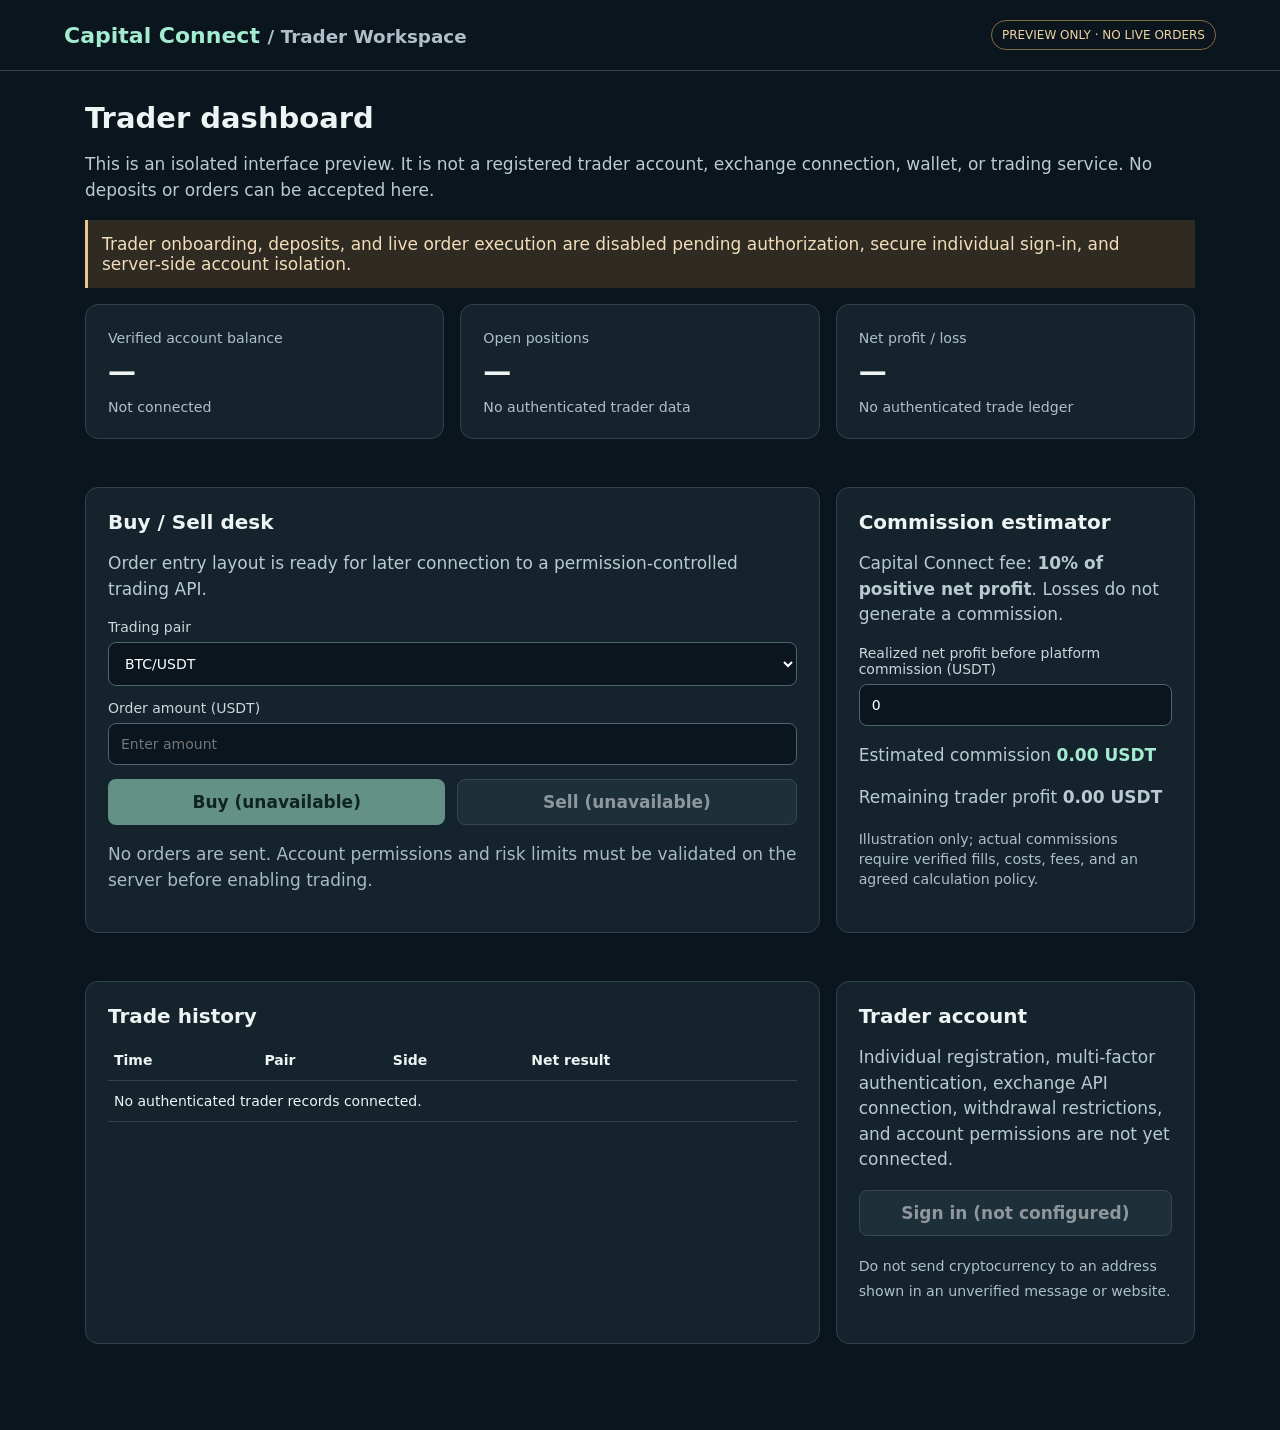
<file: trader_preview/index.html>
<!doctype html>
<html lang="en"><head><meta charset="utf-8"><meta name="viewport" content="width=device-width,initial-scale=1"><meta name="robots" content="noindex,nofollow"><title>Capital Connect | Trader Workspace Preview</title>
<style>
:root{font:17px system-ui,-apple-system,sans-serif;color:#edf4f3;background:#0b151d}*{box-sizing:border-box}body{margin:0}header{padding:20px max(20px,5vw);border-bottom:1px solid #30424b;display:flex;justify-content:space-between;align-items:center;gap:16px}h1{font-size:29px;margin:0 0 8px}h2{font-size:20px;margin:0 0 12px}p{color:#b9cbd0;line-height:1.5}small{color:#afc0c8}.brand{font-size:22px;font-weight:700;color:#a4ecd0}.pill{border:1px solid #836d42;color:#f0d4a4;padding:7px 10px;border-radius:20px;font-size:12px}main{max-width:1150px;margin:auto;padding:30px 20px 70px}.grid{display:grid;grid-template-columns:repeat(3,minmax(0,1fr));gap:16px}.panel{background:#14232c;border:1px solid #30424b;border-radius:13px;padding:22px;margin:16px 0}.metric{font-size:28px;font-weight:700;margin:8px 0}.muted{color:#a9bbc2}label{display:block;margin:14px 0;font-size:14px;color:#c9d8dd}input,select,button{font:inherit;border-radius:8px;padding:12px;width:100%}input,select{background:#0b151d;border:1px solid #51636c;color:white;margin-top:7px}button{border:0;background:#a4ecd0;color:#10231d;font-weight:700;cursor:pointer}button:disabled{opacity:.55;cursor:not-allowed}.secondary{background:#263943;color:#f2f7f6;border:1px solid #53656e}.actions{display:flex;gap:12px}.actions>*{flex:1}.warning{padding:14px;border-left:3px solid #e8c58d;background:#302b22;color:#f1ddba}.positive{color:#a4ecd0}.error{color:#ffb0ab}.wide{grid-column:span 2}table{width:100%;border-collapse:collapse}td,th{text-align:left;padding:12px 6px;border-bottom:1px solid #33444d;font-size:14px}a{color:#a4ecd0}@media(max-width:720px){.grid{grid-template-columns:1fr}.wide{grid-column:auto}header{align-items:flex-start;flex-direction:column}.actions{flex-direction:column}}
</style></head><body><header><div class="brand">Capital Connect <small> / Trader Workspace</small></div><span class="pill">PREVIEW ONLY · NO LIVE ORDERS</span></header>
<main><h1>Trader dashboard</h1><p>This is an isolated interface preview. It is not a registered trader account, exchange connection, wallet, or trading service. No deposits or orders can be accepted here.</p>
<div class="warning">Trader onboarding, deposits, and live order execution are disabled pending authorization, secure individual sign-in, and server-side account isolation.</div>
<div class="grid">
<section class="panel"><small>Verified account balance</small><div class="metric">—</div><small>Not connected</small></section>
<section class="panel"><small>Open positions</small><div class="metric">—</div><small>No authenticated trader data</small></section>
<section class="panel"><small>Net profit / loss</small><div class="metric">—</div><small>No authenticated trade ledger</small></section>
<section class="panel wide"><h2>Buy / Sell desk</h2><p>Order entry layout is ready for later connection to a permission-controlled trading API.</p>
<label>Trading pair<select id="pair"><option>BTC/USDT</option><option>ETH/USDT</option><option>SOL/USDT</option><option>BNB/USDT</option></select></label>
<label>Order amount (USDT)<input id="amount" type="number" min="0" step="0.01" placeholder="Enter amount"></label>
<div class="actions"><button disabled>Buy (unavailable)</button><button disabled class="secondary">Sell (unavailable)</button></div>
<p id="order-message" class="muted" role="status">No orders are sent. Account permissions and risk limits must be validated on the server before enabling trading.</p></section>
<section class="panel"><h2>Commission estimator</h2><p>Capital Connect fee: <strong>10% of positive net profit</strong>. Losses do not generate a commission.</p>
<label>Realized net profit before platform commission (USDT)<input id="profit" type="number" step="0.01" value="0"></label>
<p>Estimated commission <strong id="fee" class="positive">0.00 USDT</strong></p><p>Remaining trader profit <strong id="remaining">0.00 USDT</strong></p><small>Illustration only; actual commissions require verified fills, costs, fees, and an agreed calculation policy.</small></section>
<section class="panel wide"><h2>Trade history</h2><table><thead><tr><th>Time</th><th>Pair</th><th>Side</th><th>Net result</th></tr></thead><tbody><tr><td colspan="4">No authenticated trader records connected.</td></tr></tbody></table></section>
<section class="panel"><h2>Trader account</h2><p>Individual registration, multi-factor authentication, exchange API connection, withdrawal restrictions, and account permissions are not yet connected.</p><button disabled class="secondary">Sign in (not configured)</button><p><small>Do not send cryptocurrency to an address shown in an unverified message or website.</small></p></section>
</div></main><script>
'use strict';const profit=document.getElementById('profit'),fee=document.getElementById('fee'),remaining=document.getElementById('remaining');
function recalc(){const n=Number(profit.value);if(!Number.isFinite(n)){fee.textContent='—';remaining.textContent='—';return;}const commission=Math.max(0,n)*.1;fee.textContent=commission.toFixed(2)+' USDT';remaining.textContent=(n-commission).toFixed(2)+' USDT';}
profit.addEventListener('input',recalc);recalc();
</script></body></html>
</file>
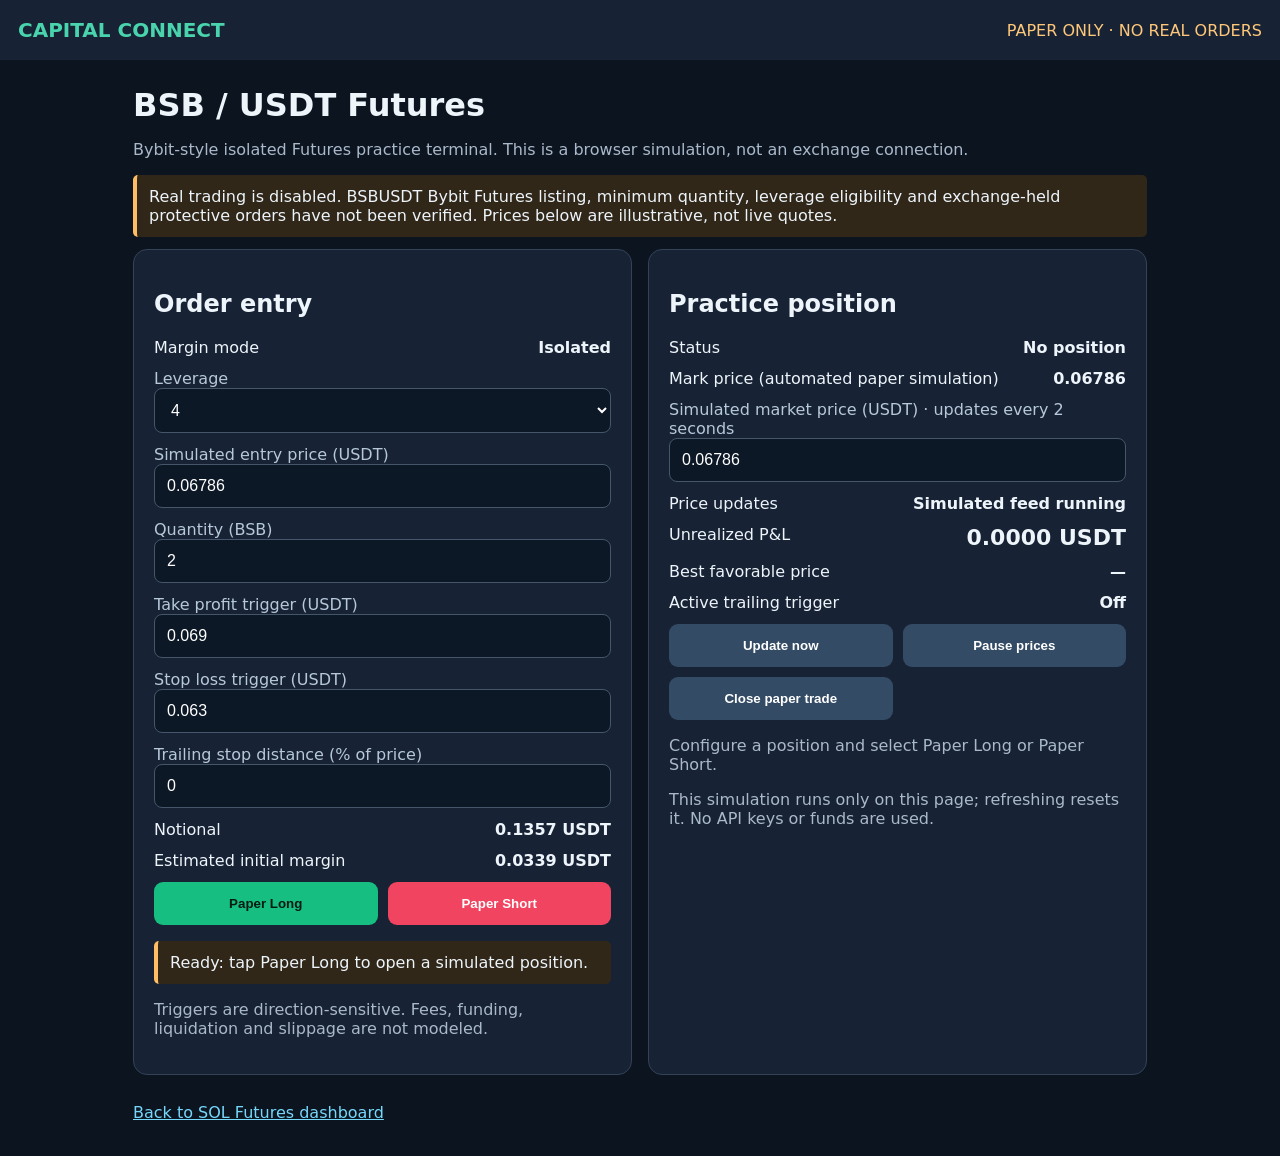
<file: bsb_futures_paper.html>
<!doctype html><html lang="en"><head><meta charset="utf-8"><meta name="viewport" content="width=device-width,initial-scale=1"><title>Capital Connect | BSB Futures</title><style>
:root{font-family:system-ui,sans-serif;color:#edf4fa;background:#0c1420}*{box-sizing:border-box}body{margin:0}header{padding:18px;background:#172335;display:flex;justify-content:space-between;align-items:center}header strong{font-size:20px;color:#49d4ad}main{max-width:1050px;margin:auto;padding:18px}.tag{color:#ffc779}h1{margin:8px 0}.sub{color:#aab9ca}.grid{display:grid;grid-template-columns:1fr 1fr;gap:16px}.panel{padding:20px;background:#172335;border:1px solid #334256;border-radius:14px;margin:12px 0}.row{display:flex;justify-content:space-between;gap:12px;margin:12px 0}.value{font-weight:750}input,select{width:100%;padding:12px;border:1px solid #45566b;border-radius:8px;background:#0d1826;color:white;font-size:16px}label{display:block;margin:12px 0;color:#b7c8da}button{border:0;border-radius:9px;padding:14px;font-weight:800;cursor:pointer}.actions{display:grid;grid-template-columns:1fr 1fr;gap:10px}.long{background:#17be82;color:#051b12}.short{background:#f04460;color:white}.neutral{background:#344b65;color:white}.warning{padding:12px;border-left:4px solid #ffbd64;background:#302719;border-radius:5px}.stat{font-size:22px;font-weight:800}a{color:#75d8fb}@media(max-width:720px){.grid{grid-template-columns:1fr}main{padding:12px}}</style></head><body><header><strong>CAPITAL CONNECT</strong><span class="tag">PAPER ONLY · NO REAL ORDERS</span></header><main><h1>BSB / USDT Futures</h1><p class="sub">Bybit-style isolated Futures practice terminal. This is a browser simulation, not an exchange connection.</p><div class="warning">Real trading is disabled. BSBUSDT Bybit Futures listing, minimum quantity, leverage eligibility and exchange-held protective orders have not been verified. Prices below are illustrative, not live quotes.</div><div class="grid"><section class="panel"><h2>Order entry</h2><div class="row"><span>Margin mode</span><strong>Isolated</strong></div><label>Leverage <select id="lev"><option>1</option><option>2</option><option>3</option><option selected>4</option></select></label><label>Simulated entry price (USDT)<input id="price" type="number" min="0.000001" step="0.00001" value="0.06786"></label><label>Quantity (BSB)<input id="qty" type="number" min="0.000001" step="1" value="2"></label><label>Take profit trigger (USDT)<input id="tp" type="number" min="0.000001" step="0.00001" value="0.069"></label><label>Stop loss trigger (USDT)<input id="sl" type="number" min="0.000001" step="0.00001" value="0.063"></label><label>Trailing stop distance (% of price)<input id="trail" type="number" min="0" max="50" step="0.1" value="0"></label><div class="row"><span>Notional</span><strong id="notional">—</strong></div><div class="row"><span>Estimated initial margin</span><strong id="margin">—</strong></div><div class="actions"><button class="long" id="long" type="button" onclick="window.ccEnterPaper && window.ccEnterPaper('Long')">Paper Long</button><button class="short" id="short" type="button" onclick="window.ccEnterPaper && window.ccEnterPaper('Short')">Paper Short</button></div><p id="button-feedback" class="warning" role="status" aria-live="polite">Loading paper order controls…</p><p class="sub">Triggers are direction-sensitive. Fees, funding, liquidation and slippage are not modeled.</p></section><section class="panel"><h2>Practice position</h2><div class="row"><span>Status</span><strong id="status">No position</strong></div><div class="row"><span>Mark price (automated paper simulation)</span><strong id="markLabel">—</strong></div><label>Simulated market price (USDT) · updates every 2 seconds<input id="mark" type="number" min="0.000001" step="0.00001" value="0.06786"></label><div class="row"><span>Price updates</span><strong id="feed-state">Starting simulated feed…</strong></div><div class="row"><span>Unrealized P&amp;L</span><span class="stat" id="pnl">0.0000 USDT</span></div><div class="row"><span>Best favorable price</span><strong id="best">—</strong></div><div class="row"><span>Active trailing trigger</span><strong id="trailing">Off</strong></div><div class="actions"><button class="neutral" id="update">Update now</button><button class="neutral" id="pause">Pause prices</button><button class="neutral" id="close">Close paper trade</button></div><p id="message" class="sub" role="status">Configure a position and select Paper Long or Paper Short.</p><p class="sub">This simulation runs only on this page; refreshing resets it. No API keys or funds are used.</p></section></div><p><a href="/">Back to SOL Futures dashboard</a></p></main><script>
const $=id=>document.getElementById(id),num=id=>Number($(id).value),fmt=n=>Number(n).toFixed(5),money=n=>Number(n).toFixed(4)+' USDT';let pos=null;
function totals(){const n=num('price')*num('qty');$('notional').textContent=money(n);$('margin').textContent=money(n/num('lev'))}['price','qty','lev'].forEach(id=>$(id).addEventListener('input',totals));totals();
function render(){const m=num('mark');$('markLabel').textContent=fmt(m);$('status').textContent=pos?pos.side+' (paper)':'No position';$('pnl').textContent=money(pos?(m-pos.entry)*pos.qty*(pos.side==='Long'?1:-1):0);$('best').textContent=pos?fmt(pos.best):'—';$('trailing').textContent=pos&&pos.trail>0?fmt(pos.side==='Long'?pos.best*(1-pos.trail/100):pos.best*(1+pos.trail/100)):'Off'}
function enter(side){$('button-feedback').textContent='Processing '+side+' paper order…';const entry=num('price'),qty=num('qty'),tp=num('tp'),sl=num('sl'),trail=num('trail');if(pos){$('message').textContent='Close the existing paper position first.';$('button-feedback').textContent='A paper position is already open.';return}if(![entry,qty,tp,sl].every(n=>Number.isFinite(n)&&n>0)||!Number.isFinite(trail)||trail<0||trail>50){$('message').textContent='Enter valid positive values.';$('button-feedback').textContent='Please correct the price, quantity or triggers.';return}if(side==='Long'&&!(sl<entry&&entry<tp)||side==='Short'&&!(tp<entry&&entry<sl)){$('message').textContent='For Long: SL < entry < TP. For Short: TP < entry < SL.';$('button-feedback').textContent='Invalid stop-loss/take-profit direction for '+side+'.';return}pos={side,entry,qty,tp,sl,trail,best:entry};$('mark').value=entry;$('message').textContent='Opened '+side+' paper position. Change simulated market price to test exits.';render();$('button-feedback').textContent='SUCCESS: '+side+' paper position opened. No exchange order placed.'}
function update(){if(!pos){render();return}const m=num('mark');if(!(m>0&&Number.isFinite(m))){$('message').textContent='Enter a valid simulated market price.';return}pos.best=pos.side==='Long'?Math.max(pos.best,m):Math.min(pos.best,m);const trail=pos.trail>0?(pos.side==='Long'?pos.best*(1-pos.trail/100):pos.best*(1+pos.trail/100)):null;let reason='';if(pos.side==='Long'){if(m<=pos.sl)reason='Stop loss';else if(m>=pos.tp)reason='Take profit';else if(trail!==null&&m<=trail)reason='Trailing stop'}else{if(m>=pos.sl)reason='Stop loss';else if(m<=pos.tp)reason='Take profit';else if(trail!==null&&m>=trail)reason='Trailing stop'}if(reason){const pnl=(m-pos.entry)*pos.qty*(pos.side==='Long'?1:-1);$('message').textContent=reason+' triggered in paper simulation; estimated P&L '+money(pnl);pos=null}else $('message').textContent='Paper position updated; no exit triggered.';render()}
window.ccEnterPaper=enter;$('button-feedback').textContent='Ready: tap Paper Long to open a simulated position.';$('update').onclick=update;$('close').onclick=()=>{pos=null;$('message').textContent='Paper position closed manually.';render()};render();
let feedRunning=true;const pause=$('pause');pause.onclick=()=>{feedRunning=!feedRunning;pause.textContent=feedRunning?'Pause prices':'Resume prices';$('feed-state').textContent=feedRunning?'Simulated feed running':'Paused'};
$('feed-state').textContent='Simulated feed running';setInterval(()=>{if(!feedRunning)return;const current=num('mark');if(!(current>0&&Number.isFinite(current)))return;const next=Math.max(0.00001,current*(1+(Math.random()-.5)*0.004));$('mark').value=next.toFixed(6);if(pos)update();else render()},2000);
</script></body></html>
</file>
